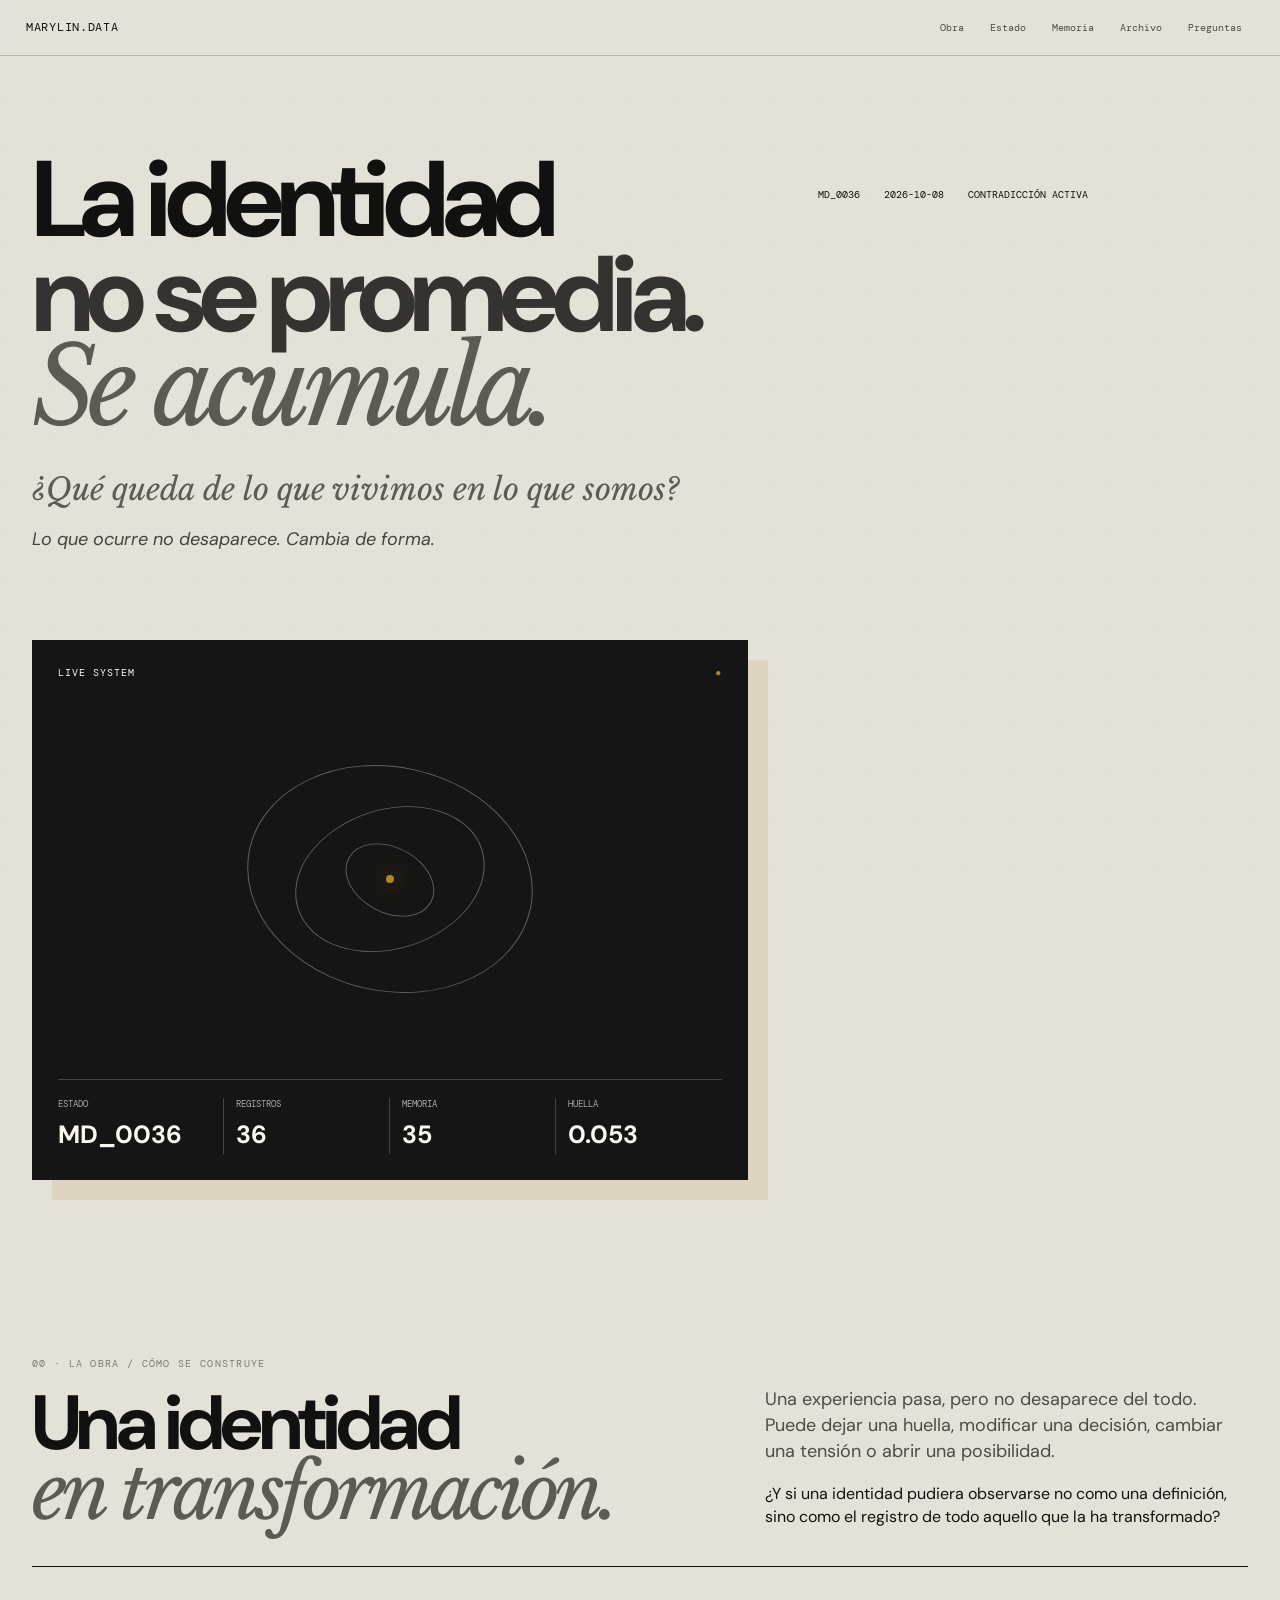
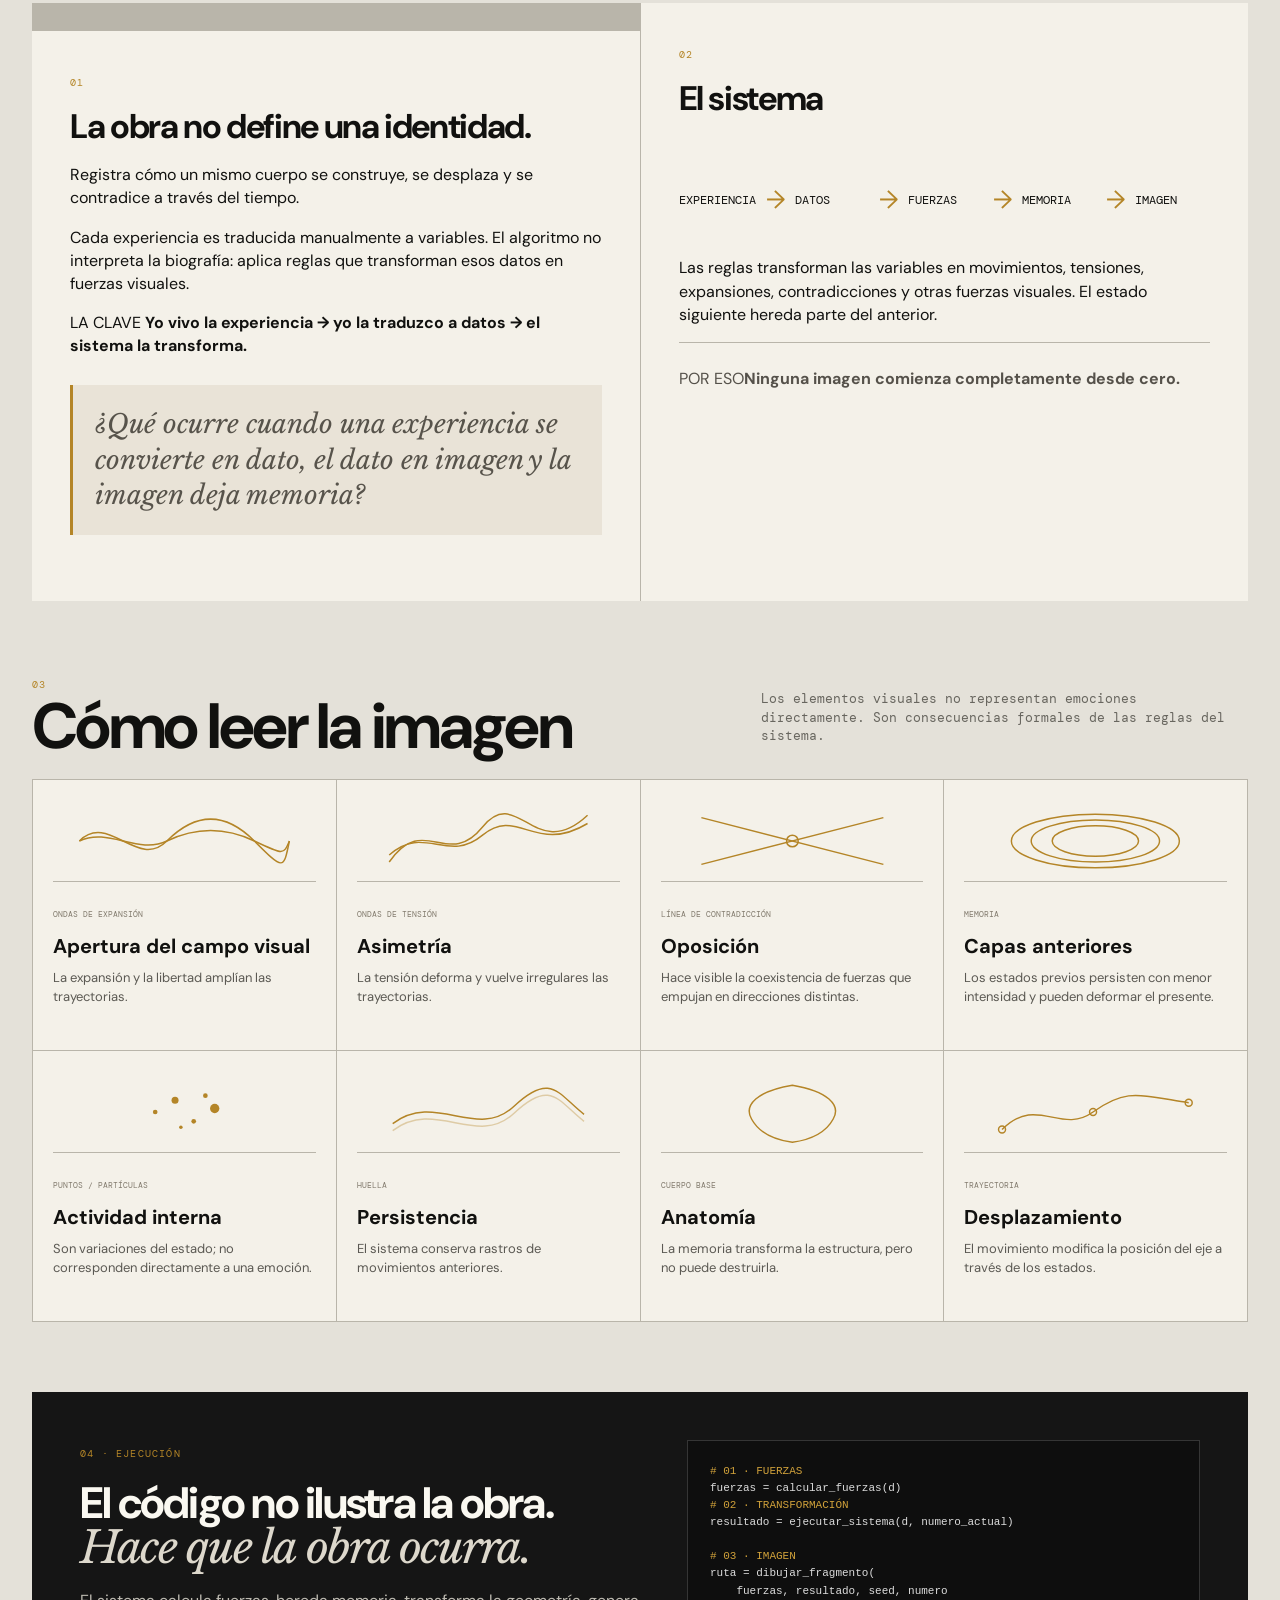
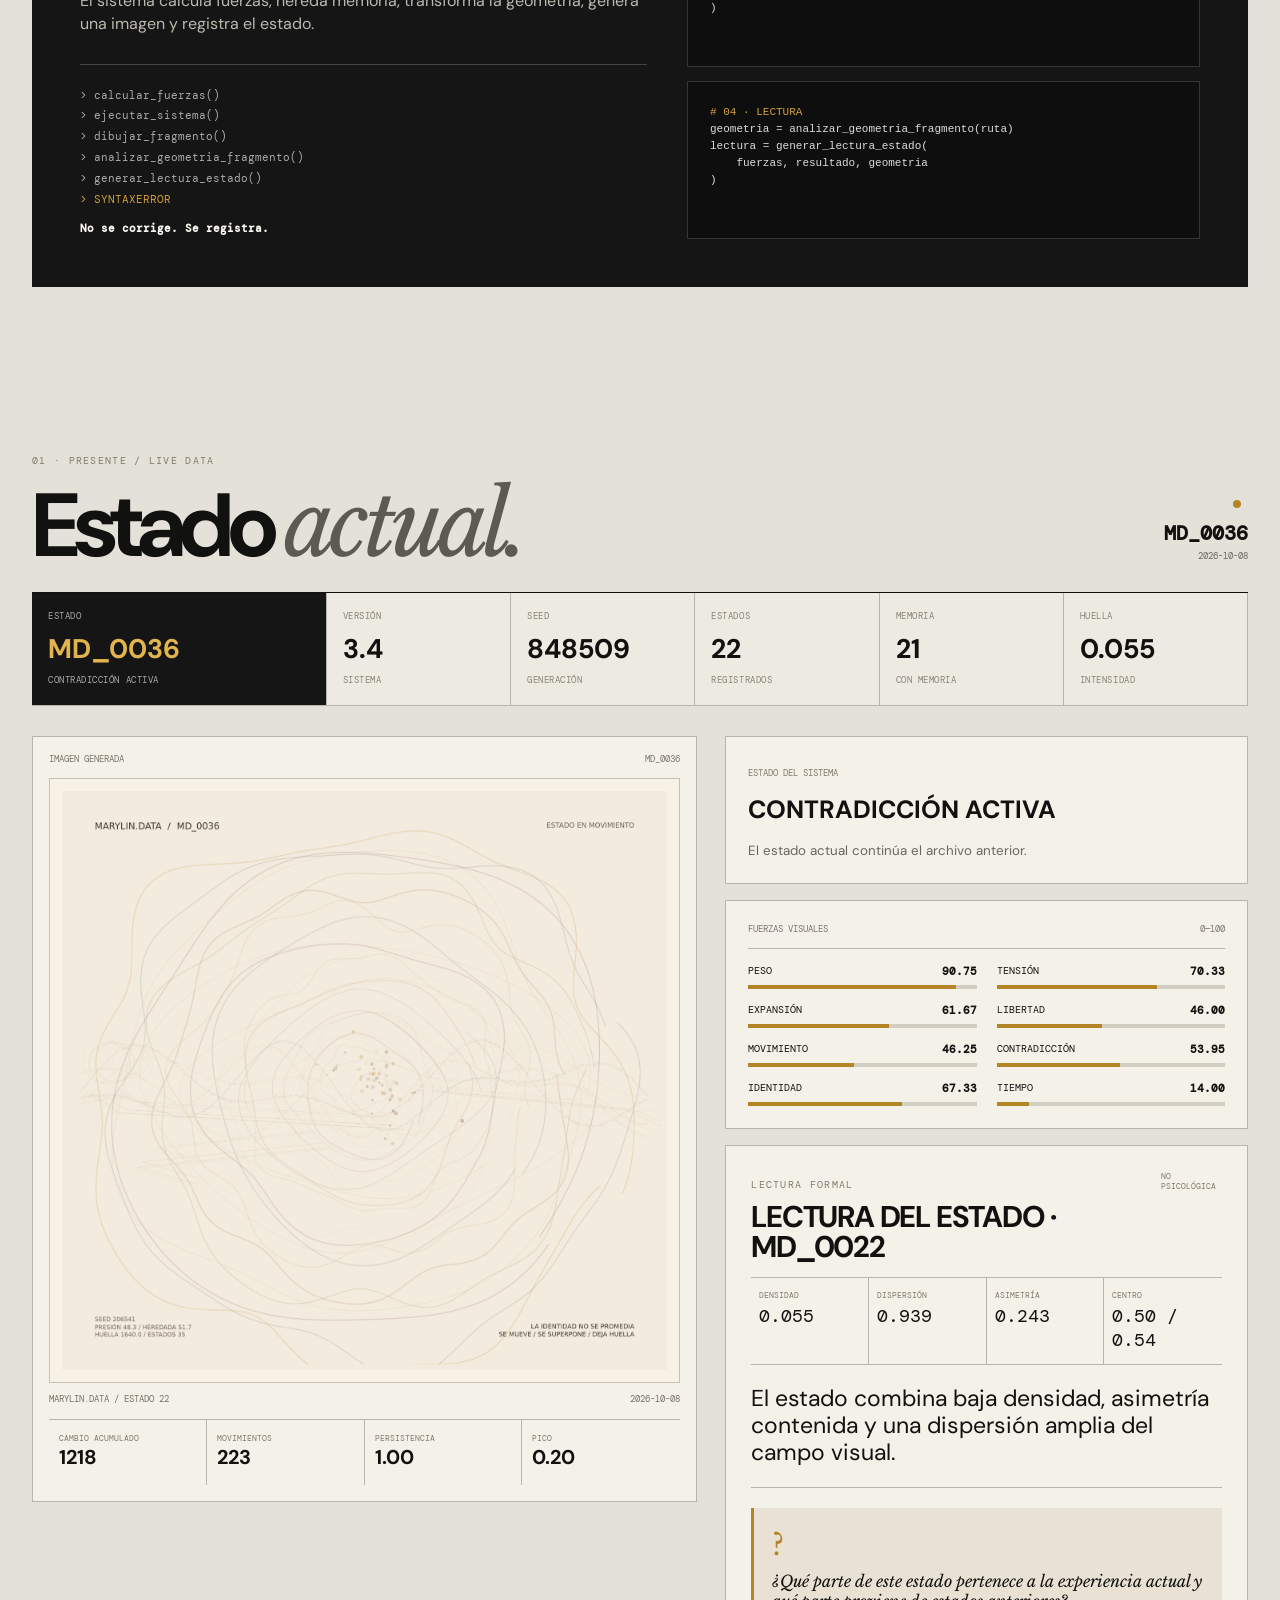
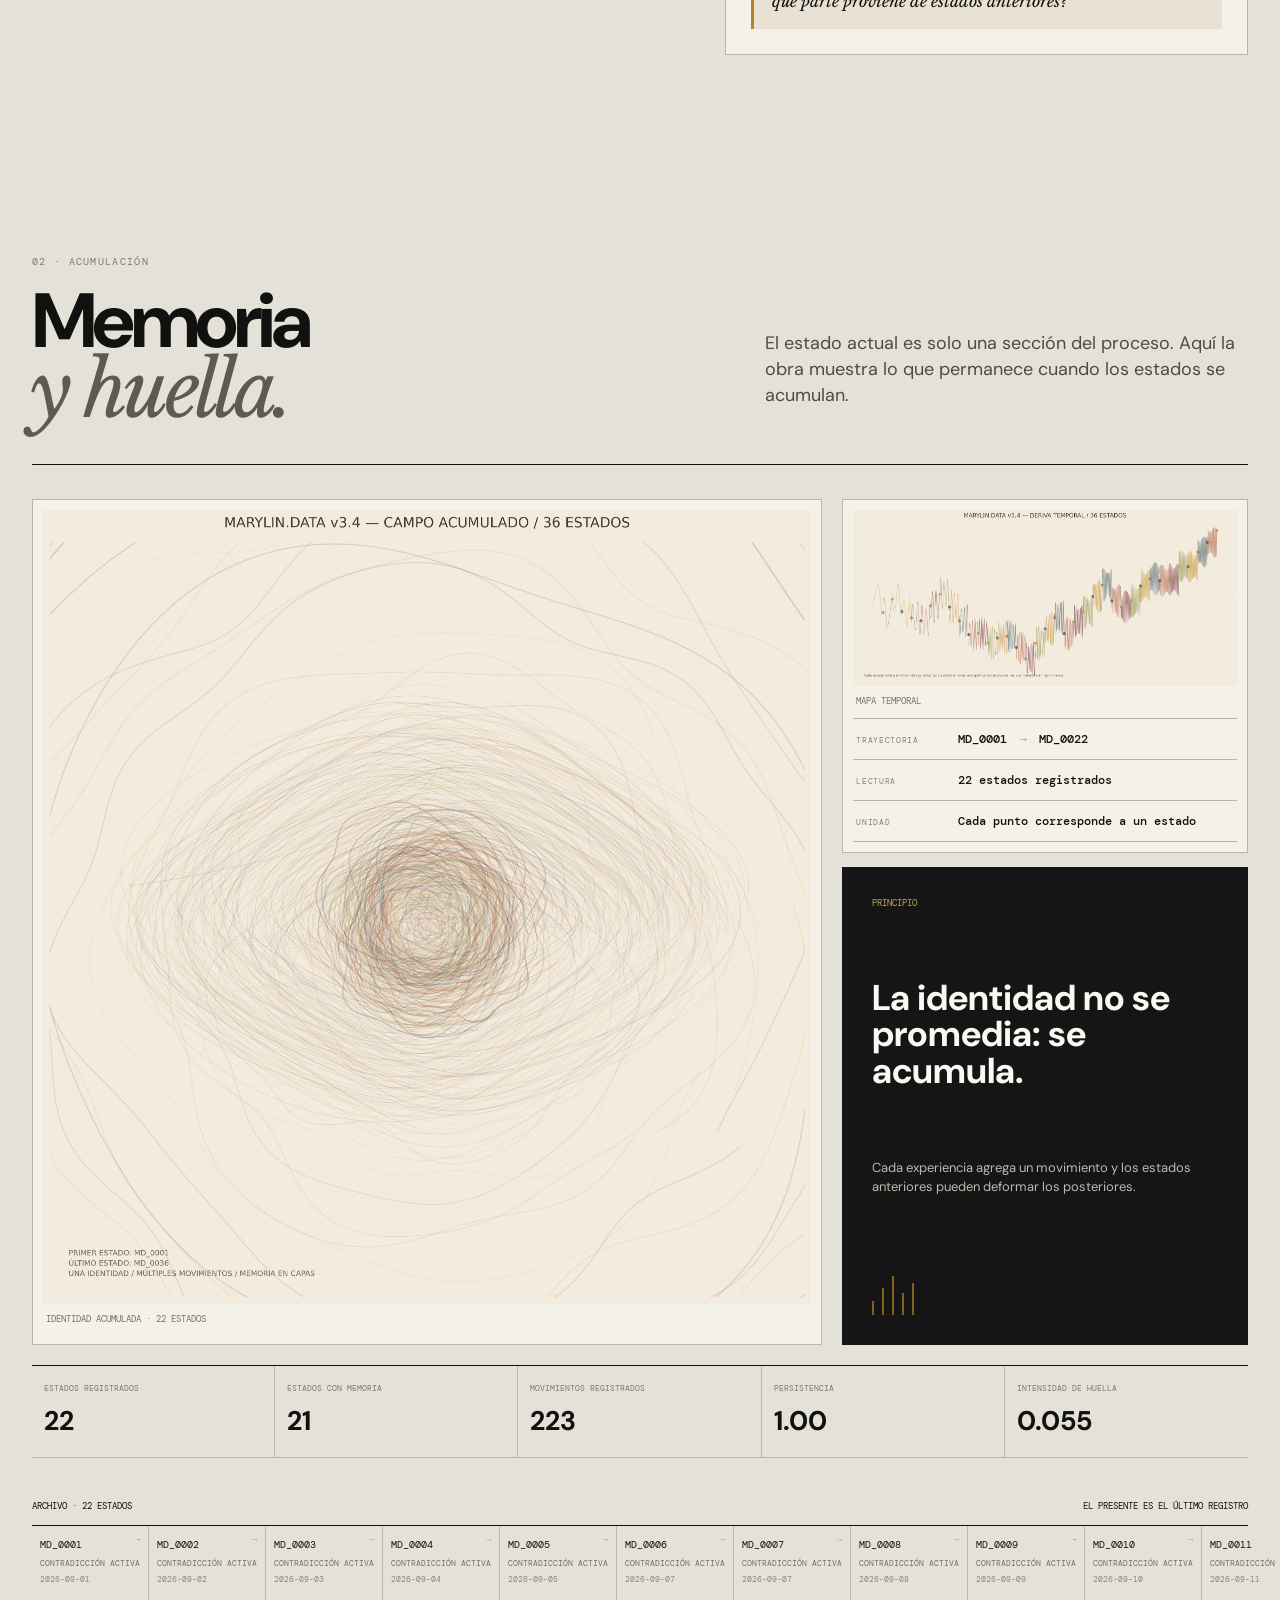
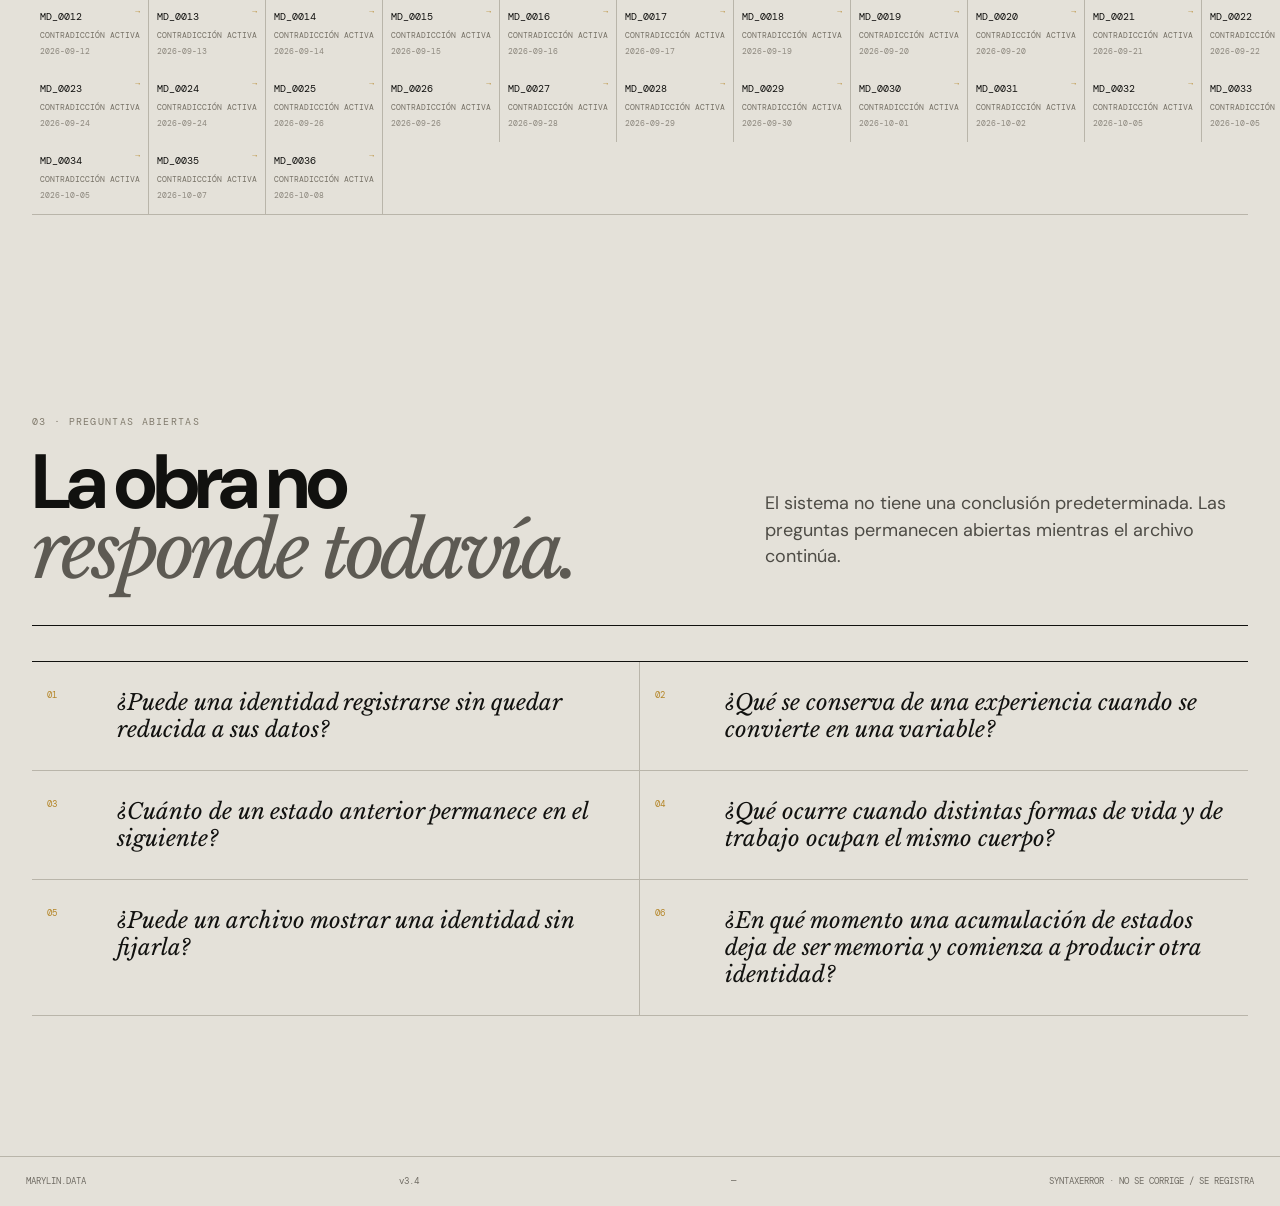
<file: index_MARYLIN_DATA_PORTADA_LIMPIA.html>
<!doctype html>
<html lang="es">
<head>
<meta charset="utf-8"><meta name="viewport" content="width=device-width, initial-scale=1">
<title>MARYLIN.DATA — Sistema de memoria, identidad y contradicción</title>
<meta name="description" content="MARYLIN.DATA: sistema autobiográfico, algorítmico y visual sobre identidad, memoria, contradicción y transformación.">
<link rel="stylesheet" href="style.css">
</head>
<body>
<header class="topbar"><a class="brand" href="#inicio">MARYLIN.DATA</a><nav>
<a href="#obra">Obra</a><a href="#estado">Estado</a><a href="#memoria">Memoria</a><a href="#archivo">Archivo</a><a href="#preguntas">Preguntas</a>
</nav></header>
<main id="inicio">

<section class="hero section" id="hero">
  <div class="hero-copy"><h1>La identidad<br><span>no se promedia.</span><br><em>Se acumula.</em></h1>
    <div class="hero-question">¿Qué queda de lo que vivimos en lo que somos?</div>
    <p class="hero-intro"><em>Lo que ocurre no desaparece. Cambia de forma.</em></p>
  </div><div class="hero-meta"><span id="heroState">MD_0022</span><span id="heroDate">2026-09-22</span><span id="heroStatus">CONTRADICCIÓN ACTIVA</span></div>
  </div>
  <div class="hero-system">
    <div class="hero-system-head"><span>LIVE SYSTEM</span><span class="pulse">●</span></div>
    <div class="hero-orbit"><i></i><i></i><i></i><b></b></div>
    <div class="hero-system-data"><div><small>ESTADO</small><strong id="monitorState">MD_0022</strong></div><div><small>REGISTROS</small><strong id="monitorStates">22</strong></div><div><small>MEMORIA</small><strong id="monitorMemory">21</strong></div><div><small>HUELLA</small><strong id="monitorIntensity">0.055</strong></div></div>
  </div>
</section>

<section class="section guide-section" id="obra">
  <div class="guide-intro">
    <div><p class="eyebrow">00 · LA OBRA / CÓMO SE CONSTRUYE</p><h2>Una identidad<br><em>en transformación.</em></h2></div>
    <div>
      <p class="lead">Una experiencia pasa, pero no desaparece del todo. Puede dejar una huella, modificar una decisión, cambiar una tensión o abrir una posibilidad.</p>
      <div class="philosophical-note">¿Y si una identidad pudiera observarse no como una definición, sino como el registro de todo aquello que la ha transformado?</div>
    </div>
  </div>

  <div class="guide-grid">
    <article class="guide-text">
      <span class="index">01</span>
      <h3>La obra no define una identidad.</h3>
      <p>Registra cómo un mismo cuerpo se construye, se desplaza y se contradice a través del tiempo.</p>
      <p>Cada experiencia es traducida manualmente a variables. El algoritmo no interpreta la biografía: aplica reglas que transforman esos datos en fuerzas visuales.</p>
      <div class="clarity-note">
        <span>LA CLAVE</span>
        <strong>Yo vivo la experiencia → yo la traduzco a datos → el sistema la transforma.</strong>
      </div>
      <div class="question-line">¿Qué ocurre cuando una experiencia se convierte en dato, el dato en imagen y la imagen deja memoria?</div>
    </article>

    <article class="guide-flow">
      <span class="index">02</span>
      <h3>El sistema</h3>
      <div class="flow-row"><b>EXPERIENCIA</b><i>→</i><b>DATOS</b><i>→</i><b>FUERZAS</b><i>→</i><b>MEMORIA</b><i>→</i><b>IMAGEN</b></div>
      <p>Las reglas transforman las variables en movimientos, tensiones, expansiones, contradicciones y otras fuerzas visuales. El estado siguiente hereda parte del anterior.</p>
      <div class="system-note"><span>POR ESO</span><strong>Ninguna imagen comienza completamente desde cero.</strong></div>
    </article>
  </div>

  <div class="read-head"><div><span class="index">03</span><h3>Cómo leer la imagen</h3></div><p>Los elementos visuales no representan emociones directamente. Son consecuencias formales de las reglas del sistema.</p></div>
  <div class="anatomy-grid">
    <div class="anatomy-card"><div class="ref-visual wave"><svg viewBox="0 0 180 60" aria-hidden="true"><path d="M0 30 C25 5 50 55 75 30 S125 5 150 30 S175 55 180 30"/><path d="M0 30 C25 18 50 42 75 30 S125 18 150 30 S175 42 180 30"/></svg></div><span>ONDAS DE EXPANSIÓN</span><strong>Apertura del campo visual</strong><p>La expansión y la libertad amplían las trayectorias.</p></div>
    <div class="anatomy-card"><div class="ref-visual tension"><svg viewBox="0 0 180 60" aria-hidden="true"><path d="M5 48 C35 5 55 55 85 18 S130 50 175 8"/><path d="M5 42 C35 15 55 50 85 25 S130 42 175 15"/></svg></div><span>ONDAS DE TENSIÓN</span><strong>Asimetría</strong><p>La tensión deforma y vuelve irregulares las trayectorias.</p></div>
    <div class="anatomy-card"><div class="ref-visual contradiction"><svg viewBox="0 0 180 60" aria-hidden="true"><path d="M12 10 L168 50"/><path d="M12 50 L168 10"/><circle cx="90" cy="30" r="5"/></svg></div><span>LÍNEA DE CONTRADICCIÓN</span><strong>Oposición</strong><p>Hace visible la coexistencia de fuerzas que empujan en direcciones distintas.</p></div>
    <div class="anatomy-card"><div class="ref-visual memory"><svg viewBox="0 0 180 60" aria-hidden="true"><ellipse cx="90" cy="30" rx="72" ry="23"/><ellipse cx="90" cy="30" rx="55" ry="18"/><ellipse cx="90" cy="30" rx="37" ry="13"/></svg></div><span>MEMORIA</span><strong>Capas anteriores</strong><p>Los estados previos persisten con menor intensidad y pueden deformar el presente.</p></div>
    <div class="anatomy-card"><div class="ref-visual points"><svg viewBox="0 0 180 60" aria-hidden="true"><g><circle cx="65" cy="30" r="2"/><circle cx="82" cy="20" r="3"/><circle cx="98" cy="38" r="2"/><circle cx="116" cy="27" r="4"/><circle cx="87" cy="43" r="1.5"/><circle cx="108" cy="16" r="2"/></g></svg></div><span>PUNTOS / PARTÍCULAS</span><strong>Actividad interna</strong><p>Son variaciones del estado; no corresponden directamente a una emoción.</p></div>
    <div class="anatomy-card"><div class="ref-visual trace"><svg viewBox="0 0 180 60" aria-hidden="true"><path d="M8 40 C45 12 80 55 112 25 S150 15 172 32"/><path d="M8 46 C45 18 80 61 112 31 S150 21 172 38" opacity=".35"/></svg></div><span>HUELLA</span><strong>Persistencia</strong><p>El sistema conserva rastros de movimientos anteriores.</p></div>
    <div class="anatomy-card"><div class="ref-visual body"><svg viewBox="0 0 180 60" aria-hidden="true"><path d="M90 7 C60 12 48 24 55 36 C62 49 76 54 90 56 C104 54 118 49 125 36 C132 24 120 12 90 7Z"/></svg></div><span>CUERPO BASE</span><strong>Anatomía</strong><p>La memoria transforma la estructura, pero no puede destruirla.</p></div>
    <div class="anatomy-card"><div class="ref-visual trajectory-ref"><svg viewBox="0 0 180 60" aria-hidden="true"><path d="M10 45 C40 15 60 50 88 30 S125 15 170 22"/><circle cx="10" cy="45" r="3"/><circle cx="88" cy="30" r="3"/><circle cx="170" cy="22" r="3"/></svg></div><span>TRAYECTORIA</span><strong>Desplazamiento</strong><p>El movimiento modifica la posición del eje a través de los estados.</p></div>
  </div>

  <div class="execution-band" id="ejecucion">
    <div class="execution-copy"><span class="index">04 · EJECUCIÓN</span><h3>El código no ilustra la obra.<br><em>Hace que la obra ocurra.</em></h3><p>El sistema calcula fuerzas, hereda memoria, transforma la geometría, genera una imagen y registra el estado.</p><div class="syntax-terminal"><div>&gt; calcular_fuerzas()</div><div>&gt; ejecutar_sistema()</div><div>&gt; dibujar_fragmento()</div><div>&gt; analizar_geometria_fragmento()</div><div>&gt; generar_lectura_estado()</div><div class="error">&gt; SYNTAXERROR</div><strong>No se corrige.
Se registra.</strong></div></div>
    <div class="execution-code"><pre><span># 01 · FUERZAS</span>
fuerzas = calcular_fuerzas(d)
<span># 02 · TRANSFORMACIÓN</span>
resultado = ejecutar_sistema(d, numero_actual)

<span># 03 · IMAGEN</span>
ruta = dibujar_fragmento(
    fuerzas, resultado, seed, numero
)</pre><pre><span># 04 · LECTURA</span>
geometria = analizar_geometria_fragmento(ruta)
lectura = generar_lectura_estado(
    fuerzas, resultado, geometria
)</pre></div>
  </div>
</section>

<section class="section state-section" id="estado">
  <div class="state-head"><div><p class="eyebrow">01 · PRESENTE / LIVE DATA</p><h2>Estado <em>actual.</em></h2></div><div class="state-head-meta"><span class="live-dot"></span><b id="stateId">MD_0022</b><small id="dashDate">2026-09-22 · 18:38:55</small></div></div>
  <div class="state-kpi-strip"><div class="kpi kpi-dark"><span>ESTADO</span><strong id="dashState">MD_0022</strong><small id="heroStatus2">CONTRADICCIÓN ACTIVA</small></div><div class="kpi"><span>VERSIÓN</span><strong id="dashVersion">3.4</strong><small>SISTEMA</small></div><div class="kpi"><span>SEED</span><strong id="dashSeed">848509</strong><small>GENERACIÓN</small></div><div class="kpi"><span>ESTADOS</span><strong id="dashStates">22</strong><small>REGISTRADOS</small></div><div class="kpi"><span>MEMORIA</span><strong id="dashMemory">21</strong><small>CON MEMORIA</small></div><div class="kpi"><span>HUELLA</span><strong id="dashIntensity">0.055</strong><small>INTENSIDAD</small></div></div>
  <div class="state-grid">
    <div class="state-image-panel"><div class="panel-label"><span>IMAGEN GENERADA</span><span id="captionState">MD_0022</span></div><figure><div class="image-frame"><img id="currentImage" src="estado_actual.png" alt="Estado visual actual de MARYLIN.DATA"></div><figcaption><span>MARYLIN.DATA / ESTADO 22</span><span id="captionTime">2026-09-22 · 18:38:55</span></figcaption></figure><div class="telemetry"><div><span>CAMBIO ACUMULADO</span><strong id="metricChange">1218</strong></div><div><span>MOVIMIENTOS</span><strong id="metricMoves">223</strong></div><div><span>PERSISTENCIA</span><strong id="metricPersistence">1.00</strong></div><div><span>PICO</span><strong id="metricPeak">0.20</strong></div></div></div>
    <div class="state-data-panel">
      <div class="live-status"><span>ESTADO DEL SISTEMA</span><strong id="systemStatus">CONTRADICCIÓN ACTIVA</strong><small>El estado actual continúa el archivo anterior.</small></div>
      <div class="force-panel"><div class="panel-label"><span>FUERZAS VISUALES</span><span>0—100</span></div><div class="forces" id="forces">
      <div class="force"><div class="force-head"><span>PESO</span><strong>90.75</strong></div><div class="bar"><i style="width:90.75%"></i></div></div>
      <div class="force"><div class="force-head"><span>TENSIÓN</span><strong>70.33</strong></div><div class="bar"><i style="width:70.33%"></i></div></div>
      <div class="force"><div class="force-head"><span>EXPANSIÓN</span><strong>61.67</strong></div><div class="bar"><i style="width:61.67%"></i></div></div>
      <div class="force"><div class="force-head"><span>LIBERTAD</span><strong>46.00</strong></div><div class="bar"><i style="width:46%"></i></div></div>
      <div class="force"><div class="force-head"><span>MOVIMIENTO</span><strong>46.25</strong></div><div class="bar"><i style="width:46.25%"></i></div></div>
      <div class="force"><div class="force-head"><span>CONTRADICCIÓN</span><strong>53.95</strong></div><div class="bar"><i style="width:53.95%"></i></div></div>
      <div class="force"><div class="force-head"><span>IDENTIDAD</span><strong>67.33</strong></div><div class="bar"><i style="width:67.33%"></i></div></div>
      <div class="force"><div class="force-head"><span>TIEMPO</span><strong>14.00</strong></div><div class="bar"><i style="width:14%"></i></div></div>
      </div></div>
      <div class="reading-panel" id="lectura"><div class="reading-head"><div><span class="eyebrow">LECTURA FORMAL</span><h3 id="readingTitle">LECTURA DEL ESTADO · MD_0022</h3></div><span id="readingMethod">NO PSICOLÓGICA</span></div><div class="geometry"><div><span>DENSIDAD</span><strong id="geoDensity">0.055</strong></div><div><span>DISPERSIÓN</span><strong id="geoDispersion">0.939</strong></div><div><span>ASIMETRÍA</span><strong id="geoAsymmetry">0.243</strong></div><div><span>CENTRO</span><strong id="geoCenter">0.50 / 0.54</strong></div></div><p class="reading-summary" id="readingSummary">El estado combina baja densidad, asimetría contenida y una dispersión amplia del campo visual.</p><div class="reading-observations" id="readingObservations"></div><aside class="reading-question"><span>?</span><p id="readingQuestion">¿Qué parte de este estado pertenece a la experiencia actual y qué parte proviene de estados anteriores?</p></aside></div>
    </div>
  </div>
</section>

<section class="section memory-section" id="memoria">
  <div class="memory-head"><div><p class="eyebrow">02 · ACUMULACIÓN</p><h2>Memoria<br><em>y huella.</em></h2></div><p>El estado actual es solo una sección del proceso. Aquí la obra muestra lo que permanece cuando los estados se acumulan.</p></div>
  <div class="memory-layout"><figure class="memory-main"><div class="image-frame"><img src="identidad_acumulada_actual.png" alt="Identidad acumulada actual"></div><figcaption>IDENTIDAD ACUMULADA · 22 ESTADOS</figcaption></figure><div class="memory-side"><figure class="temporal-card"><div class="image-frame"><img src="mapa_temporal_actual.png" alt="Mapa temporal actual"></div><figcaption>MAPA TEMPORAL</figcaption><div class="temporal-readout"><div><span>TRAYECTORIA</span><strong>MD_0001 <b>→</b> MD_0022</strong></div><div><span>LECTURA</span><strong>22 estados registrados</strong></div><div><span>UNIDAD</span><strong>Cada punto corresponde a un estado</strong></div></div></figure><div class="memory-principle"><span>PRINCIPIO</span><strong>La identidad no se promedia: se acumula.</strong><p>Cada experiencia agrega un movimiento y los estados anteriores pueden deformar los posteriores.</p><div class="principle-mark"><i></i><i></i><i></i><i></i><i></i></div></div></div></div>
  <div class="metrics"><div><span>ESTADOS REGISTRADOS</span><strong id="metricStates">22</strong></div><div><span>ESTADOS CON MEMORIA</span><strong id="metricMemoryStates">21</strong></div><div><span>MOVIMIENTOS REGISTRADOS</span><strong id="metricMoves2">223</strong></div><div><span>PERSISTENCIA</span><strong id="metricPersistence2">1.00</strong></div><div><span>INTENSIDAD DE HUELLA</span><strong id="metricIntensity">0.055</strong></div></div>
  <div class="archive-wrap"><div class="archive-head"><span>ARCHIVO · 22 ESTADOS</span><span>EL PRESENTE ES EL ÚLTIMO REGISTRO</span></div><div class="archive" id="archive"></div></div>
</section>

<section class="section questions-section" id="preguntas"><div class="questions-head"><div><p class="eyebrow">03 · PREGUNTAS ABIERTAS</p><h2>La obra no<br><em>responde todavía.</em></h2></div><p>El sistema no tiene una conclusión predeterminada.
Las preguntas permanecen abiertas mientras el archivo continúa.</p></div><div class="questions-list"><div><span>01</span><p>¿Puede una identidad registrarse sin quedar reducida a sus datos?</p></div><div><span>02</span><p>¿Qué se conserva de una experiencia cuando se convierte en una variable?</p></div><div><span>03</span><p>¿Cuánto de un estado anterior permanece en el siguiente?</p></div><div><span>04</span><p>¿Qué ocurre cuando distintas formas de vida y de trabajo ocupan el mismo cuerpo?</p></div><div><span>05</span><p>¿Puede un archivo mostrar una identidad sin fijarla?</p></div><div><span>06</span><p>¿En qué momento una acumulación de estados deja de ser memoria y comienza a producir otra identidad?</p></div></div></section>
</main>
<footer><span>MARYLIN.DATA</span><span id="footerVersion">v3.4</span><span id="footerUpdated">—</span><span>SYNTAXERROR · NO SE CORRIGE / SE REGISTRA</span></footer>
<script src="app.js?v=20"></script>
</body></html>
</file>
<file: style.css>
@import url('https://fonts.googleapis.com/css2?family=DM+Mono:wght@400;500&family=DM+Sans:wght@400;500;600;700&family=Libre+Baskerville:ital@0;1&display=swap');
:root{--bg:#e4e1d9;--paper:#f4f1e9;--ink:#11110f;--muted:#68665f;--line:#b9b5aa;--gold:#b48527;--dark:#151515;--dark2:#20201e;--white:#faf8f1;--max:1440px}
*{box-sizing:border-box}html{scroll-behavior:smooth}body{margin:0;background:var(--bg);color:var(--ink);font-family:'DM Sans',Arial,sans-serif;font-size:16px;line-height:1.45}body:before{content:"";position:fixed;inset:0;pointer-events:none;opacity:.2;background-image:linear-gradient(rgba(17,17,15,.045) 1px,transparent 1px),linear-gradient(90deg,rgba(17,17,15,.045) 1px,transparent 1px);background-size:48px 48px;z-index:-1}a{color:inherit;text-decoration:none}.topbar{
    position: sticky;
    top: 0;
    z-index: 20;
    height: 56px;
    border-bottom: 1px solid var(--line);
    background: rgba(228,225,217,.94);
    backdrop-filter: blur(12px);

    display: flex;
    align-items: center;
    justify-content: flex-start;

    padding: 0 26px;
}.brand,.eyebrow,footer,.hero-meta,.panel-label,.kpi span,.kpi small,.index,.archive-head,.metrics span,.memory-principle span,.state-head-meta,.force-head,.read-head>p,.anatomy-card>span,.archive-item,.syntax-terminal,.execution-code{font-family:'DM Mono',monospace}.brand{font-size:12px;letter-spacing:.06em;margin-right:48px;}.topbar nav{
    display:flex;
    gap:26px;
    margin-left:auto;
    padding-right:12px;
    font:10px "DM Mono", monospace;
}.topbar nav a{opacity:.72}.topbar nav a:hover{opacity:1;color:var(--gold)}.section,.hero{width:min(var(--max),calc(100% - 64px));margin:auto}.hero{min-height:calc(100vh - 56px);display:grid;grid-template-columns:minmax(0,1.25fr) minmax(360px,.75fr);gap:70px;align-items:center;padding:70px 0}.eyebrow{font-size:10px;letter-spacing:.13em;color:#817b6d;margin:0 0 18px}.hero h1{font-size:clamp(64px,8.4vw,128px);line-height:.88;letter-spacing:-.065em;margin:0 0 34px;max-width:850px}.hero h1 span{color:#34332f}.hero h1 em,.guide-intro h2 em,.state-head h2 em,.memory-head h2 em,.questions-head h2 em{font-family:'Libre Baskerville',serif;font-weight:400;color:#5d5a53}.hero-copy>p:not(.eyebrow){font-size:18px;max-width:680px;color:#45433e}.hero-meta{display:flex;gap:24px;margin-top:36px;font-size:10px}.hero-system{background:var(--dark);color:var(--white);min-height:520px;padding:26px;display:flex;flex-direction:column;justify-content:space-between;box-shadow:20px 20px 0 rgba(180,133,39,.13)}.hero-system-head{display:flex;justify-content:space-between;font:10px 'DM Mono',monospace;letter-spacing:.1em}.pulse{color:var(--gold);animation:pulse 1.8s infinite}.hero-orbit{position:relative;aspect-ratio:1;margin:20px auto;width:min(360px,80%)}.hero-orbit i{position:absolute;inset:10%;border:1px solid rgba(244,241,233,.35);border-radius:50%;transform:rotate(12deg) scaleY(.78)}.hero-orbit i:nth-child(2){inset:23%;transform:rotate(-18deg) scaleY(.72)}.hero-orbit i:nth-child(3){inset:37%;transform:rotate(28deg) scaleY(.7)}.hero-orbit b{position:absolute;left:50%;top:50%;width:8px;height:8px;background:var(--gold);border-radius:50%;transform:translate(-50%,-50%);box-shadow:0 0 24px rgba(180,133,39,.8)}.hero-system-data{display:grid;grid-template-columns:repeat(4,1fr);border-top:1px solid #444;padding-top:18px}.hero-system-data div{border-right:1px solid #444;padding:0 12px}.hero-system-data div:first-child{padding-left:0}.hero-system-data div:last-child{border-right:0}.hero-system-data small{display:block;color:#aaa;font:9px 'DM Mono',monospace}.hero-system-data strong{display:block;font-size:25px;margin-top:7px}
.guide-section{padding:72px 0;position:relative;}.guide-intro,.memory-head,.questions-head{display:grid;grid-template-columns:1.15fr .85fr;gap:80px;align-items:end;border-bottom:1px solid var(--ink);padding-bottom:38px}.guide-intro h2,.memory-head h2,.questions-head h2{font-size:clamp(54px,6vw,92px);line-height:.9;letter-spacing:-.06em;margin:0}.lead,.memory-head>p,.questions-head>p{font-size:18px;max-width:650px;color:#4d4b45}.guide-grid{display:grid;grid-template-columns:1fr 1fr;gap:1px;background:var(--line);margin-top:36px}.guide-grid article{background:var(--paper);padding:38px;min-height:330px}.index{font-size:10px;color:var(--gold);letter-spacing:.12em}.guide-grid h3,.read-head h3,.execution-copy h3{font-size:34px;line-height:1.02;letter-spacing:-.04em;margin:18px 0}.guide-text p{max-width:620px}.question-line{margin-top:32px;border-left:3px solid var(--gold);padding:18px 22px;font:italic 20px 'Libre Baskerville',serif;background:#e9e5dc}.flow-row{display:grid;grid-template-columns:1fr auto 1fr auto 1fr auto 1fr auto 1fr;align-items:center;gap:10px;margin:65px 0 38px}.flow-row b{font:12px 'DM Mono',monospace}.flow-row i{color:var(--gold);font-style:normal;font-size:25px}.read-head{display:grid;grid-template-columns:1fr .75fr;gap:80px;align-items:end;margin:70px 0 20px}.read-head h3{font-size:clamp(44px,5vw,72px);margin:0}.read-head p{font-size:13px;color:var(--muted);max-width:520px}.anatomy-grid{display:grid;grid-template-columns:repeat(4,1fr);gap:1px;background:var(--line);border:1px solid var(--line)}.anatomy-card{background:var(--paper);min-height:270px;padding:20px;transition:transform .25s,background .25s}.anatomy-card:hover{transform:translateY(-5px);background:#faf7ef}.anatomy-card .ref-visual{height:82px;display:flex;align-items:center;border-bottom:1px solid var(--line);margin-bottom:18px}.ref-visual svg{width:100%;height:70px;stroke:var(--gold);fill:none;stroke-width:1.25}.ref-visual.points svg{stroke:none;fill:var(--gold)}.anatomy-card>span{font-size:8px;color:#827b6e}.anatomy-card strong{display:block;font-size:20px;margin:9px 0 8px}.anatomy-card p{font-size:13px;color:#5b5953;margin:0}.execution-band{margin-top:70px;background:var(--dark);color:var(--white);display:grid;grid-template-columns:1.05fr .95fr;gap:40px;padding:48px}.execution-copy h3{font-size:44px}.execution-copy h3 em{font-family:'Libre Baskerville',serif;font-weight:400;color:#ddd8cc}.execution-copy>p{color:#bcb9b0;max-width:590px;font-size:16px}.syntax-terminal{margin-top:28px;border-top:1px solid #444;padding-top:20px;font-size:11px;line-height:1.9;color:#aaa}.syntax-terminal .error{color:#d1a038}.syntax-terminal strong{display:block;color:var(--white);margin-top:8px}.execution-code{display:grid;gap:14px}.execution-code pre{margin:0;background:#0e0e0e;border:1px solid #353535;padding:22px;font-size:11px;line-height:1.55;color:#ddd;white-space:pre-wrap}.execution-code span{color:#d0a13a}
.state-section{padding:95px 0 100px}.state-head{display:flex;justify-content:space-between;align-items:end;border-bottom:1px solid var(--ink);padding-bottom:28px}.state-head h2{font-size:clamp(64px,7vw,110px);line-height:.86;letter-spacing:-.065em;margin:0}.state-head-meta{text-align:right;font-size:11px}.state-head-meta b{display:block;font-size:20px;margin-top:6px}.state-head-meta small{color:var(--muted)}.live-dot{display:inline-block;width:8px;height:8px;border-radius:50%;background:var(--gold);margin-right:7px;animation:pulse 1.6s infinite}.state-kpi-strip{display:grid;grid-template-columns:1.6fr repeat(5,1fr);border-bottom:1px solid var(--line);margin-bottom:30px}.kpi{padding:17px 16px;border-right:1px solid var(--line);background:rgba(244,241,233,.52)}.kpi-dark{background:var(--dark);color:var(--white)}.kpi span,.kpi small{display:block;font-size:9px;letter-spacing:.06em;color:#8a8478}.kpi-dark span,.kpi-dark small{color:#aaa}.kpi strong{display:block;font-size:27px;margin:6px 0}.kpi-dark strong{color:#e1b44d}.state-grid{display:grid;grid-template-columns:minmax(0,1.12fr) minmax(420px,.88fr);gap:28px;align-items:start}.state-image-panel{background:var(--paper);border:1px solid var(--line);padding:16px}.panel-label{display:flex;justify-content:space-between;font-size:9px;color:#7c776c;padding-bottom:12px}.state-image-panel figure{margin:0}.state-image-panel .image-frame{background:#f8f1e5;border:1px solid #c8c1b3;padding:12px}.state-image-panel img{display:block;width:100%;height:auto}.state-image-panel figcaption{display:flex;justify-content:space-between;font:9px 'DM Mono',monospace;color:#777267;padding-top:10px}.telemetry{display:grid;grid-template-columns:repeat(4,1fr);border-top:1px solid var(--line);margin-top:14px}.telemetry div{padding:13px 10px;border-right:1px solid var(--line)}.telemetry div:last-child{border:0}.telemetry span{display:block;font:8px 'DM Mono',monospace;color:#827b6e}.telemetry strong{font-size:20px}.state-data-panel{display:grid;gap:16px}.live-status,.force-panel,.reading-panel{background:var(--paper);border:1px solid var(--line);padding:22px}.live-status>span{font:9px 'DM Mono',monospace;color:#817b6d}.live-status strong{display:block;font-size:25px;margin:10px 0}.live-status small{color:var(--muted)}.force-panel .panel-label{border-bottom:1px solid var(--line);margin-bottom:15px}.forces{display:grid;grid-template-columns:1fr 1fr;gap:14px 20px}.force-head{display:flex;justify-content:space-between;font-size:10px;margin-bottom:5px}.force-head strong{font-size:11px}.bar{height:4px;background:#d3cec2;overflow:hidden}.bar i{display:block;height:100%;background:var(--gold);transition:width 1s ease}.reading-panel{padding:25px}.reading-head{display:flex;justify-content:space-between;gap:20px;align-items:start;border-bottom:1px solid var(--line);padding-bottom:15px}.reading-head h3{font-size:30px;line-height:1;margin:8px 0 0;letter-spacing:-.04em}.reading-head>span{font:8px 'DM Mono',monospace;color:#817b6d}.geometry{display:grid;grid-template-columns:repeat(4,1fr);border-bottom:1px solid var(--line)}.geometry div{padding:12px 8px;border-right:1px solid var(--line)}.geometry div:last-child{border:0}.geometry span{display:block;font:8px 'DM Mono',monospace;color:#817b6d}.geometry strong{font:18px 'DM Mono',monospace;display:block;margin-top:4px}.reading-summary{font-size:23px;line-height:1.18;margin:20px 0}.reading-observations{border-top:1px solid var(--line)}.reading-observation{display:grid;grid-template-columns:28px 1fr;gap:10px;border-bottom:1px solid var(--line);padding:11px 0}.reading-observation span{font:9px 'DM Mono',monospace;color:var(--gold)}.reading-observation p{margin:0;font-size:12px}.reading-question{background:#e8e1d4;border-left:3px solid var(--gold);padding:18px;margin:20px 0 0}.reading-question span{font:30px 'Libre Baskerville',serif;color:var(--gold)}.reading-question p{font:italic 16px 'Libre Baskerville',serif;margin:8px 0 0}
.memory-section{padding:100px 0}.memory-layout{display:grid;grid-template-columns:minmax(0,1.52fr) minmax(360px,.78fr);gap:20px;margin-top:34px;align-items:stretch}.memory-layout figure{margin:0;background:var(--paper);border:1px solid var(--line);padding:10px}.memory-layout .image-frame{background:#f8f1e5}.memory-layout img{display:block;width:100%;height:auto}.memory-layout figcaption{font:9px 'DM Mono',monospace;color:#777267;padding:9px 3px}.memory-side{display:grid;grid-template-rows:auto 1fr;gap:14px;min-width:0}.memory-side figure{min-height:0}.temporal-card{display:grid;grid-template-rows:auto auto auto}.temporal-readout{display:grid;grid-template-columns:1fr;border-top:1px solid var(--line);margin-top:2px}.temporal-readout>div{display:grid;grid-template-columns:92px 1fr;gap:10px;padding:12px 3px;border-bottom:1px solid var(--line);align-items:baseline}.temporal-readout span{font:8px 'DM Mono',monospace;color:#8b8374;letter-spacing:.08em}.temporal-readout strong{font:12px 'DM Mono',monospace;font-weight:500}.temporal-readout b{color:var(--gold);font-weight:400;padding:0 5px}.memory-principle{background:var(--dark);color:var(--white);padding:30px;min-height:0;position:relative;overflow:hidden;display:flex;flex-direction:column;justify-content:space-between}.memory-principle span{font-size:9px;color:#bda365}.memory-principle strong{display:block;font-size:clamp(28px,2.8vw,42px);line-height:1.02;margin:24px 0}.memory-principle p{color:#bdb9ae;margin:0;max-width:430px;font-size:13px;line-height:1.45}.principle-mark{display:flex;gap:8px;margin-top:30px;align-items:flex-end;height:42px}.principle-mark i{display:block;width:2px;background:var(--gold);opacity:.7}.principle-mark i:nth-child(1){height:14px}.principle-mark i:nth-child(2){height:27px}.principle-mark i:nth-child(3){height:39px}.principle-mark i:nth-child(4){height:22px}.principle-mark i:nth-child(5){height:32px}.metrics{display:grid;grid-template-columns:repeat(5,1fr);border-top:1px solid var(--ink);border-bottom:1px solid var(--line);margin-top:20px}.metrics div{padding:17px 12px;border-right:1px solid var(--line)}.metrics div:last-child{border:0}.metrics span{display:block;font-size:8px;color:#7f796e}.metrics strong{display:block;font-size:27px;margin-top:6px}.archive-wrap{margin-top:42px}.archive-head{display:flex;justify-content:space-between;padding-bottom:12px;border-bottom:1px solid var(--ink);font-size:9px}.archive{display:grid;grid-template-columns:repeat(11,1fr);border-bottom:1px solid var(--line)}.archive-item{min-height:72px;border-right:1px solid var(--line);padding:12px 8px;display:flex;flex-direction:column;justify-content:space-between;font-size:8px;position:relative}.archive-item:nth-child(11n){border-right:0}.archive-id{font-size:10px}.archive-state{color:#777267;white-space:nowrap;overflow:hidden;text-overflow:ellipsis}.archive-date{color:#8c877d}.archive-arrow{position:absolute;right:8px;top:8px;color:var(--gold)}
.questions-section{padding:100px 0 140px}.questions-list{display:grid;grid-template-columns:1fr 1fr;border-top:1px solid var(--ink);margin-top:35px}.questions-list div{display:grid;grid-template-columns:50px 1fr;gap:20px;padding:27px 15px;border-bottom:1px solid var(--line)}.questions-list div:nth-child(odd){border-right:1px solid var(--line)}.questions-list span{font:9px 'DM Mono',monospace;color:var(--gold)}.questions-list p{font:italic 22px 'Libre Baskerville',serif;margin:0}.reveal{opacity:0;transform:translateY(18px);transition:opacity .65s ease,transform .65s ease}.reveal.is-visible{opacity:1;transform:none}@keyframes pulse{0%,100%{opacity:.45;transform:scale(.9)}50%{opacity:1;transform:scale(1.1)}}footer{border-top:1px solid var(--line);padding:18px 26px;display:flex;justify-content:space-between;font-size:9px;color:#716d65;gap:20px}
@media(max-width:1000px){.hero,.guide-intro,.memory-head,.questions-head,.read-head{grid-template-columns:1fr;gap:30px}.hero{padding-top:55px}.hero-system{min-height:420px}.anatomy-grid{grid-template-columns:repeat(2,1fr)}.state-grid,.memory-layout{grid-template-columns:1fr}.archive{grid-template-columns:repeat(6,1fr)}.archive-item:nth-child(11n){border-right:1px solid var(--line)}.archive-item:nth-child(6n){border-right:0}.execution-band{grid-template-columns:1fr}.state-kpi-strip{grid-template-columns:repeat(3,1fr)}.kpi{border-bottom:1px solid var(--line)}.flow-row{grid-template-columns:1fr auto 1fr auto 1fr}.flow-row b:nth-of-type(n+4),.flow-row i:nth-of-type(n+3){display:none}}
@media(max-width:650px){body{font-size:15px}.topbar{padding:0 15px}.topbar nav{display:none}.section,.hero{width:min(100% - 30px,1440px)}.hero h1{font-size:58px}.hero-system{min-height:360px}.hero-system-data{grid-template-columns:repeat(2,1fr);gap:15px}.hero-system-data div{border:0}.guide-section,.state-section,.memory-section,.questions-section{padding:65px 0}.guide-grid,.anatomy-grid,.questions-list{grid-template-columns:1fr}.anatomy-card{min-height:240px}.execution-band{padding:28px 20px}.execution-copy h3{font-size:34px}.state-head{align-items:start;gap:25px;flex-direction:column}.state-head-meta{text-align:left}.state-kpi-strip{grid-template-columns:repeat(2,1fr)}.state-grid{grid-template-columns:1fr}.forces,.geometry{grid-template-columns:1fr 1fr}.metrics{grid-template-columns:repeat(2,1fr)}.metrics div:nth-child(odd){border-right:1px solid var(--line)}.archive{grid-template-columns:repeat(3,1fr)}.archive-item:nth-child(3n){border-right:0}.questions-list div:nth-child(odd){border-right:0}.questions-list p{font-size:18px}footer{flex-direction:column}}

/* v13 — ocupa el vacío del panel temporal sin deformar la imagen */
@media (max-width: 900px){.memory-layout{grid-template-columns:1fr}.memory-side{grid-template-rows:auto auto}.temporal-readout{grid-template-columns:repeat(3,1fr)}.temporal-readout>div{display:block}.temporal-readout strong{display:block;margin-top:7px}}

/* v14 — composición inicial y rutas de imágenes corregidas */
.hero{min-height:auto;align-items:start;padding:96px 0 105px;}
.hero-system{min-height:470px;}
@media(max-width:1000px){.hero{padding-top:70px;padding-bottom:80px;}}
@media(max-width:650px){.hero{padding-top:55px;padding-bottom:65px;}}
/* Evita cajas altas sin contenido y mantiene la proporción original de los mapas. */
.memory-main .image-frame img,.temporal-card .image-frame img{height:auto;object-fit:contain;}
/* =========================================================
   GENEALOGÍA · Línea temporal + Tabla + Galería de versiones
   ========================================================= */
/* ==========================================
   GENEALOGÍA
========================================== */

.genealogy-section{
  padding:120px 0;
}

.genealogy-head{
  margin-bottom:48px;
}

.genealogy-head h2{
  font-size:48px;
  margin:12px 0;
}

.genealogy-head p:last-child{
  color:var(--muted);
}

/* Línea temporal */

.timeline{
  display:grid;
  grid-template-columns:repeat(6,1fr);
  position:relative;
  margin:48px 0 64px;
  gap:12px;
}

.timeline::before{
  content:"";
  position:absolute;
  top:7px;
  left:0;
  right:0;
  height:2px;
  background:var(--gold);
}

.timeline div{
  position:relative;
  text-align:center;
  font-size:11px;
  font-family:"DM Mono",monospace;
  color:var(--muted);
}

.timeline div::before{
  content:"";
  display:block;
  width:10px;
  height:10px;
  margin:0 auto 12px;
  border-radius:50%;
  background:var(--gold);
}

/* Tabla */

.genealogia-tabla{
  width:100%;
  border-collapse:collapse;
  margin-bottom:90px;
}

.genealogia-tabla th{
  text-align:left;
  padding:16px 0;
  border-bottom:1px solid var(--line);
  font-family:"DM Mono",monospace;
  font-size:11px;
  letter-spacing:.08em;
  color:var(--muted);
}

.genealogia-tabla td{
  padding:18px 0;
  border-bottom:1px solid var(--line);
  vertical-align:top;
  line-height:1.6;
}

.genealogia-tabla td:first-child{
  width:18%;
  font-weight:700;
}

/* Archivo vivo */

.archivo-header{
    margin-top:70px;
    margin-bottom:40px;
}

.archivo-header span{
  display:block;
  font-family:"DM Mono",monospace;
  font-size:11px;
  color:var(--muted);
  margin-bottom:8px;
}

.archivo-header h2{
  font-size:40px;
  margin-bottom:12px;
}

/* Galería */

.version-grid{
  display:grid;
  grid-template-columns:repeat(3,1fr);
  gap:28px;
}

.version-card{
  display:flex;
  flex-direction:column;
}

.version-card img{
  width:100%;
  aspect-ratio:1/1;
  object-fit:contain;
  background:var(--paper);
  border:1px solid var(--line);
  padding:14px;
}

.version-card p{
  margin-top:12px;
  font-size:13px;
  color:var(--muted);
}

/* Responsive */

@media(max-width:900px){

  .timeline{
    grid-template-columns:repeat(3,1fr);
    row-gap:24px;
  }

  .version-grid{
    grid-template-columns:repeat(2,1fr);
  }

  .genealogia-tabla{
    display:block;
    overflow-x:auto;
  }
}

@media(max-width:640px){

  .version-grid{
    grid-template-columns:1fr;
  }
}
/* =========================================================
   GENEALOGÍA · MARYLIN.DATA
=========================================================*/

.genealogy-section{
    margin-top:140px;
}

.genealogy-head h2{
    margin:12px 0 16px;
}

.timeline{
    position:relative;
    display:grid;
    grid-template-columns:repeat(6,1fr);
    text-align:center;
    margin:70px 0 60px;
    font-size:11px;
    letter-spacing:.18em;
    text-transform:uppercase;
    color:#5d5953;
}

.timeline::before{
    content:"";
    position:absolute;
    left:5%;
    right:5%;
    top:0;
    height:2px;
    background:#b88619;
}

.timeline div{
    position:relative;
    padding-top:22px;
}

.timeline div::before{
    content:"";
    position:absolute;
    top:-6px;
    left:50%;
    transform:translateX(-50%);
    width:10px;
    height:10px;
    border-radius:50%;
    background:#b88619;
}

.genealogia-tabla{
    width:100%;
    border-collapse:collapse;
    margin-bottom:80px;
}

.genealogia-tabla th{
    text-align:left;
    font-size:11px;
    letter-spacing:.18em;
    text-transform:uppercase;
    color:#777067;
    padding:18px 0;
    border-bottom:1px solid #c7c0b4;
}

.genealogia-tabla td{
    padding:20px 0;
    vertical-align:top;
    border-bottom:1px solid #d7d0c5;
    line-height:1.65;
}

.genealogia-tabla td:first-child{
    width:18%;
    font-weight:700;
}

.archivo-header{
    margin-bottom:34px;
}

.archivo-header span{
    display:block;
    margin-bottom:8px;
    font-size:11px;
    letter-spacing:.18em;
    text-transform:uppercase;
    color:#777067;
}

.version-grid{
    display:grid;
    grid-template-columns:repeat(3,1fr);
    gap:34px;
}

.version-card{
    display:flex;
    flex-direction:column;
    gap:12px;
}

.version-card img{
    width:100%;
    height:260px;
    object-fit:contain;
    background:#efe9dc;
    border:1px solid #c9c1b3;
    padding:18px;
}

.version-card p{
    font-size:13px;
    color:#4b4741;
    line-height:1.5;
}

@media (max-width:900px){

    .timeline{
        grid-template-columns:repeat(3,1fr);
        row-gap:40px;
    }

    .version-grid{
        grid-template-columns:repeat(2,1fr);
    }

}

@media (max-width:640px){

    .version-grid{
        grid-template-columns:1fr;
    }

    .genealogia-tabla{
        display:block;
        overflow-x:auto;
    }

}
/* ===========================
   Slider Archivo Vivo
=========================== */

.memory-slider{

    margin:70px 0 50px;
    padding:28px;

    border:1px solid #c8c0b3;
    background:#e8e2d6;

}

.slider-head{

    display:flex;
    justify-content:space-between;
    align-items:center;
    margin-bottom:20px;

}

.slider-head span{

    font-size:11px;
    letter-spacing:.22em;
    text-transform:uppercase;
    color:#787068;

}

.slider-head strong{

    font-size:24px;
    font-weight:700;

}

#estadoSlider{

    width:100%;
    appearance:none;
    height:3px;
    background:#b88619;
    outline:none;

}
/* ==========================================
   DESCRIPCIÓN DE LA OBRA · ESTILO EXPEDIENTE
========================================== */

.guide-grid article{
    position:relative;
}

.guide-text{
    margin-top:28px;
}

.manifest-line{

    margin-top:34px;

    text-align:center;

    font-family:"DM Mono",monospace;
    font-weight:700;
    font-size:15px;

    letter-spacing:.06em;

    color:#6b1914;
}

.question-line{

    margin:28px 0;

    padding:22px;

    border-left:3px solid var(--gold);

    background:#e9e3d7;

    font-family:"Libre Baskerville",serif;
    font-style:italic;

    font-size:26px;
    line-height:1.35;

    color:#57534b;
}

/* Sistema */

.system-diagram{

    display:grid;

    grid-template-columns:1fr auto 1fr auto 1fr auto 1fr auto 1fr;

    gap:12px;

    align-items:center;

    margin:42px 0;
}

.system-box{

    padding:18px 12px;

    text-align:center;

    border:1px dashed #8b8578;

    font-family:"DM Mono",monospace;

    font-size:11px;

    background:#f1ece2;
}

.system-arrow{

    color:var(--gold);

    font-size:22px;
}

.system-note{

    border-top:1px solid var(--line);

    padding-top:24px;

    color:#55514a;
}

@media(max-width:900px){

    .system-diagram{

        grid-template-columns:1fr;

        justify-items:center;
    }

    .system-arrow{

        transform:rotate(90deg);
    }

    .question-line{

        font-size:22px;
    }
}

#estadoSlider::-webkit-slider-thumb{

    appearance:none;
    width:16px;
    height:16px;
    border-radius:50%;
    background:#111;
    border:3px solid #b88619;
    cursor:pointer;

}

#estadoSlider::-moz-range-thumb{

    width:16px;
    height:16px;
    border-radius:50%;
    background:#111;
    border:3px solid #b88619;
    cursor:pointer;

}

.slider-scale{

    display:flex;
    justify-content:space-between;
    margin-top:14px;

    font-size:11px;
    letter-spacing:.18em;
    text-transform:uppercase;
    color:#787068;

}
/* ==========================================
   ARCHIVO VIVO · CONTROL DESLIZANTE
========================================== */

.history-control{
    margin-top:14px;
    padding:0;
}

.history-title{
    display:flex;
    justify-content:space-between;
    align-items:center;
    margin-bottom:12px;

    font-family:"DM Mono", monospace;
    font-size:10px;
    letter-spacing:.14em;
    text-transform:uppercase;
    color:#6f695d;
}

.history-title strong{
    color:#111;
    font-size:16px;
}

#historyRange{
    width:100%;
    height:2px;
    appearance:none;
    background:#b9b5aa;
    outline:none;
    cursor:pointer;
}

#historyRange::-webkit-slider-thumb{
    appearance:none;
    width:14px;
    height:14px;
    border-radius:50%;
    background:#b48527;
    border:2px solid #111;
}

#historyRange::-moz-range-thumb{
    width:14px;
    height:14px;
    border-radius:50%;
    background:#b48527;
    border:2px solid #111;
}

.history-scale{
    display:flex;
    justify-content:space-between;
    margin-top:10px;

    font-family:"DM Mono", monospace;
    font-size:9px;
    color:#7c776c;
}
.hero-question{
    font-family:"Libre Baskerville", serif;
    font-style:italic;
    font-size:clamp(24px,2.4vw,40px);
    line-height:1.25;
    color:#5d5a53;
    margin:26px 0 18px;
    max-width:760px;
}
/* ============================
   EJECUCIÓN DEL SISTEMA
============================ */

.execution-panel{

    background:#050505;

    border:1px solid #262626;

    padding:20px;

    margin:40px 0 16px;
}
.execution-label{

    font-family:"DM Mono", monospace;

    font-size:11px;

    letter-spacing:.14em;

    text-transform:uppercase;

    color:var(--gold);

    margin:0;
}

.execution-video{

    width:100%;

    height:440px;

    object-fit:contain;

    object-position:center;

    display:block;

    background:#000;

    border:1px solid #1f1f1f;
}
.execution-status{

    border-top:1px solid #1f1f1f;

    padding-top:10px;

    display:flex;

    justify-content:space-between;

    font-family:"DM Mono",monospace;

    font-size:10px;

    letter-spacing:.08em;

    color:#7a7a7a;
}
/* ===========================
   VARIABLES DEL SISTEMA
=========================== */

.variables-grid{
    display:grid;
    grid-template-columns:repeat(2,1fr);
    gap:10px;
    margin:22px 0 28px;
}

.variable-card{
    border:1px solid var(--line);
    background:#ede8dd;
    padding:10px 14px;
    min-height:82px;
    transition:.2s ease;
}

.variable-card:hover{
    border-color:var(--gold);
}

.variable-card span{
    display:block;
    font-family:"DM Mono", monospace;
    font-size:8px;
    letter-spacing:.18em;
    color:var(--gold);
    margin-bottom:5px;
}

.variable-card h4{
    margin:0 0 4px;
    font-size:15px;
    font-weight:600;
    line-height:1;
}

.variable-card p{
    margin:0;
    font-size:12px;
    line-height:1.35;
    color:#5b574f;
}

@media(max-width:900px){
    .variables-grid{
        grid-template-columns:1fr;
    }
}
</file>
